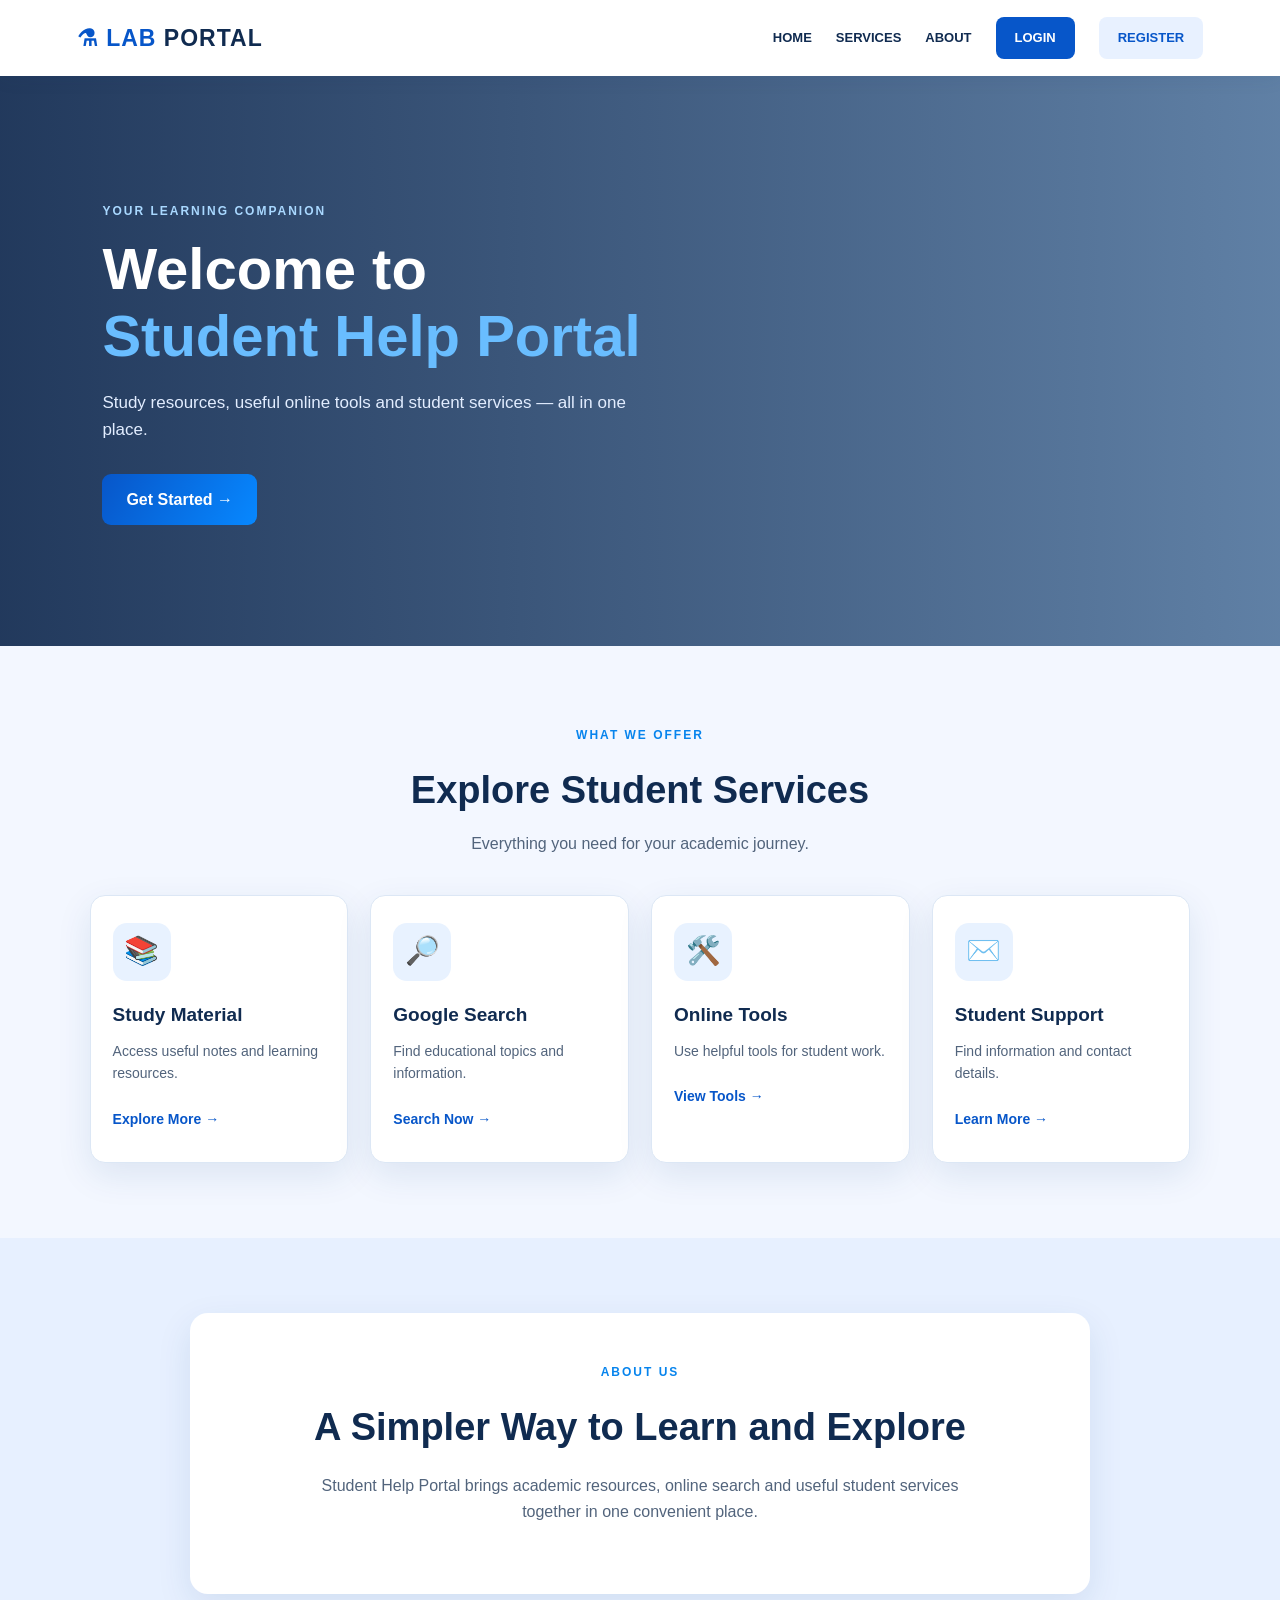
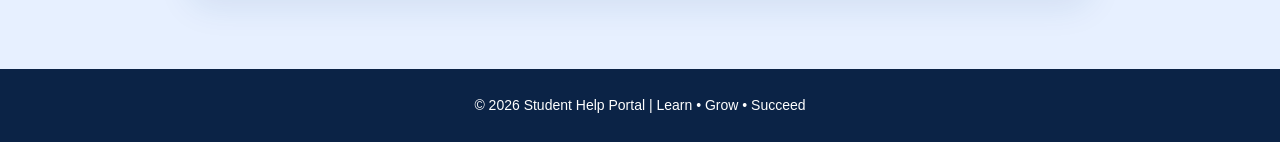
<file: index.html>
<!DOCTYPE html>
<html lang="en">
<head>
<meta charset="UTF-8">
<meta name="viewport" content="width=device-width, initial-scale=1.0">
<title>Student Help Portal</title>
<link rel="stylesheet" href="style.css">
</head>
<body>

<header class="site-header">
  <a class="brand" href="index.html">⚗ LAB <span>PORTAL</span></a>

  <nav>
    <a href="#home">HOME</a>
    <a href="#services">SERVICES</a>
    <a href="#about">ABOUT</a>
    <a class="nav-btn" href="login.html">LOGIN</a>
    <a class="nav-btn nav-btn-light" href="register.html">REGISTER</a>
  </nav>
</header>

<main>
<section class="landing-hero" id="home">
  <div class="hero-copy">
    <span class="eyebrow">YOUR LEARNING COMPANION</span>

    <h1>
      Welcome to<br>
      <span>Student Help Portal</span>
    </h1>

    <p>
      Study resources, useful online tools and student
      services — all in one place.
    </p>

    <a class="btn" href="register.html">Get Started →</a>
  </div>
</section>

<section class="page-section" id="services">

  <div class="section-heading">
    <span class="eyebrow">WHAT WE OFFER</span>
    <h2>Explore Student Services</h2>
    <p>Everything you need for your academic journey.</p>
  </div>

  <div class="service-grid">

    <article class="service-card">
      <div class="service-icon">📚</div>
      <h3>Study Material</h3>
      <p>Access useful notes and learning resources.</p>
      <a href="login.html">Explore More →</a>
    </article>

    <article class="service-card">
      <div class="service-icon">🔎</div>
      <h3>Google Search</h3>
      <p>Find educational topics and information.</p>
      <a href="login.html">Search Now →</a>
    </article>

    <article class="service-card">
      <div class="service-icon">🛠️</div>
      <h3>Online Tools</h3>
      <p>Use helpful tools for student work.</p>
      <a href="login.html">View Tools →</a>
    </article>

    <article class="service-card">
      <div class="service-icon">✉️</div>
      <h3>Student Support</h3>
      <p>Find information and contact details.</p>
      <a href="#about">Learn More →</a>
    </article>

  </div>
</section>

<section class="page-section about-section" id="about">
  <div class="about-panel">
    <span class="eyebrow">ABOUT US</span>
    <h2>A Simpler Way to Learn and Explore</h2>
    <p>
      Student Help Portal brings academic resources,
      online search and useful student services together
      in one convenient place.
    </p>
  </div>
</section>
</main>

<footer>
  © 2026 Student Help Portal | Learn • Grow • Succeed
</footer>

<script src="script.js"></script>
</body>
</html>
</file>
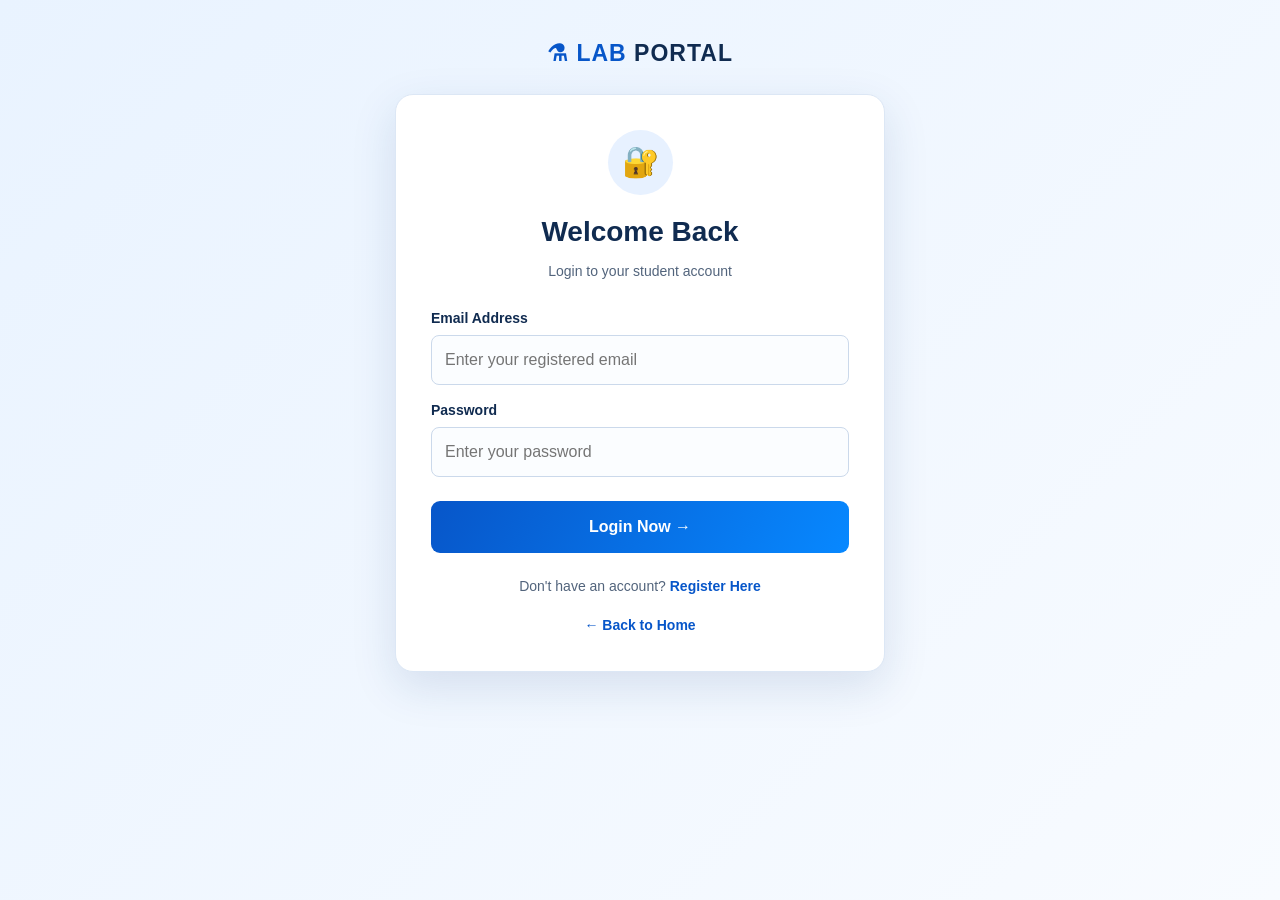
<file: dashboard.html>
<!DOCTYPE html>
<html lang="en">
<head>
<meta charset="UTF-8">
<meta name="viewport" content="width=device-width, initial-scale=1.0">
<title>Student Dashboard | Student Help Portal</title>
<link rel="stylesheet" href="style.css">
</head>
<body class="dashboard-page">

<header class="site-header">
  <a class="brand" href="index.html">⚗ LAB <span>PORTAL</span></a>
  <nav>
    <a href="#dashboard">HOME</a>
    <a href="#study">STUDY</a>
    <a href="#search">SEARCH</a>
    <a href="#tools">TOOLS</a>
    <button class="nav-btn" id="themeToggle" type="button">🌙 Theme</button>
    <button class="nav-btn nav-btn-light" id="logoutBtn" type="button">Logout</button>
  </nav>
</header>

<main>
<section class="dashboard-hero" id="dashboard">
  <div class="dashboard-hero-content">
    <span class="eyebrow">STUDENT LEARNING SPACE</span>
    <h1>Welcome, <span id="studentName">Student</span>!</h1>
    <p>Your learning journey starts here. Explore resources, tools and student services.</p>
    <a href="#study" class="btn">Explore Services →</a>
  </div>
</section>

<section class="page-section">
  <div class="section-heading">
    <span class="eyebrow">YOUR STUDENT SPACE</span>
    <h2>Explore More</h2>
    <p>Choose a service to continue.</p>
  </div>

  <div class="service-grid">

    <article class="service-card" id="study">
      <div class="service-icon">📚</div>
      <h3>Study Material</h3>
      <p>Explore notes and educational resources.</p>
      <a href="https://www.google.com/search?q=BCA+study+material" target="_blank" rel="noopener">Explore More →</a>
    </article>

    <article class="service-card" id="search">
      <div class="service-icon">🔎</div>
      <h3>Google Search</h3>
      <p>Search for topics, information and tutorials.</p>
      <form id="googleSearchForm" class="search-form">
        <input type="search" id="googleQuery" placeholder="What do you want to search?" required>
        <button type="submit" class="btn">Search</button>
      </form>
    </article>

    <article class="service-card" id="tools">
      <div class="service-icon">🛠️</div>
      <h3>Online Tools</h3>
      <p>Use useful online student tools.</p>
      <a href="https://www.calculator.net/" target="_blank" rel="noopener">Open Calculator →</a>
      <a href="https://www.ilovepdf.com/" target="_blank" rel="noopener">PDF Tools →</a>
    </article>

    <article class="service-card" id="profile">
      <div class="service-icon">👤</div>
      <h3>My Profile</h3>
      <p>View and update your student details.</p>
      <button type="button" class="btn" id="profileToggle">View Profile →</button>
    </article>

  </div>
</section>

<section class="page-section profile-section" id="profileDetails" hidden>
  <div class="auth-card profile-card">
    <h2>My Student Profile</h2>
    <form id="profileForm">
      <label for="profileName">Full Name</label>
      <input id="profileName" type="text" required>

      <label for="profileMobile">Mobile Number</label>
      <input id="profileMobile" type="tel" pattern="[0-9]{10}" required>

      <label for="profileCollege">College Name</label>
      <input id="profileCollege" type="text" required>

      <label for="profileSemester">Semester</label>
      <select id="profileSemester" required>
        <option value="">Select Semester</option>
        <option>1st Semester</option>
        <option>2nd Semester</option>
        <option>3rd Semester</option>
        <option>4th Semester</option>
        <option>5th Semester</option>
        <option>6th Semester</option>
      </select>

      <button type="submit" class="btn">Save Profile</button>
    </form>
  </div>
</section>

<section class="page-section about-section" id="about">
  <div class="about-panel">
    <span class="eyebrow">STUDENT HELP PORTAL</span>
    <h2>Learn. Explore. Grow.</h2>
    <p>A simple platform for student resources and useful online services.</p>
    <a href="index.html" class="btn">Back to Home</a>
  </div>
</section>
</main>

<footer>© 2026 Student Help Portal</footer>

<script src="script.js"></script>
</body>
</html>
</file>
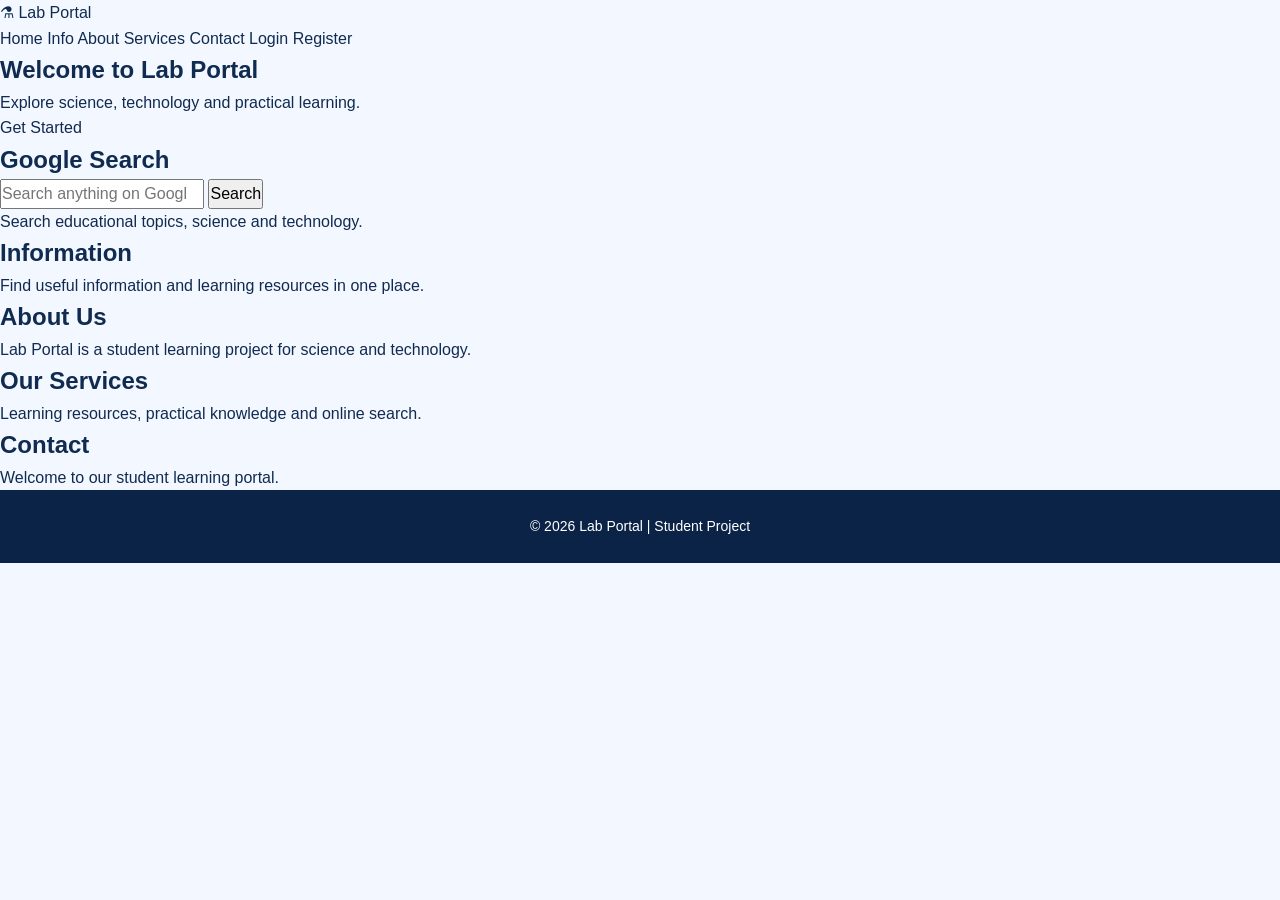
<file: index .html>
<!DOCTYPE html>
<html lang="en">
<head>
  <meta charset="UTF-8">
  <meta name="viewport" content="width=device-width, initial-scale=1.0">
  <title>Lab Portal | Home</title>
  <link rel="stylesheet" href="style.css">
</head>
<body>

  <header class="navbar">
    <div class="logo">⚗ Lab Portal</div>
    <nav>
      <a href="index.html">Home</a>
      <a href="#info">Info</a>
      <a href="#about">About</a>
      <a href="#services">Services</a>
      <a href="#contact">Contact</a>
      <a href="login.html">Login</a>
      <a href="register.html">Register</a>
    </nav>
  </header>

  <main class="hero">
    <section class="welcome">
      <h1>Welcome to Lab Portal</h1>
      <p>Explore science, technology and practical learning.</p>
      <a class="primary-btn" href="register.html">Get Started</a>
    </section>

    <section class="search-card">
      <h2>Google Search</h2>
      <form action="https://www.google.com/search" method="GET" target="_blank">
        <input type="search" name="q" placeholder="Search anything on Google..." required>
        <button type="submit">Search</button>
      </form>
      <p>Search educational topics, science and technology.</p>
    </section>
  </main>

  <section class="content" id="info">
    <h2>Information</h2>
    <p>Find useful information and learning resources in one place.</p>
  </section>

  <section class="content" id="about">
    <h2>About Us</h2>
    <p>Lab Portal is a student learning project for science and technology.</p>
  </section>

  <section class="content" id="services">
    <h2>Our Services</h2>
    <p>Learning resources, practical knowledge and online search.</p>
  </section>

  <section class="content" id="contact">
    <h2>Contact</h2>
    <p>Welcome to our student learning portal.</p>
  </section>

  <footer>
    © 2026 Lab Portal | Student Project
  </footer>

</body>
</html>
</file>
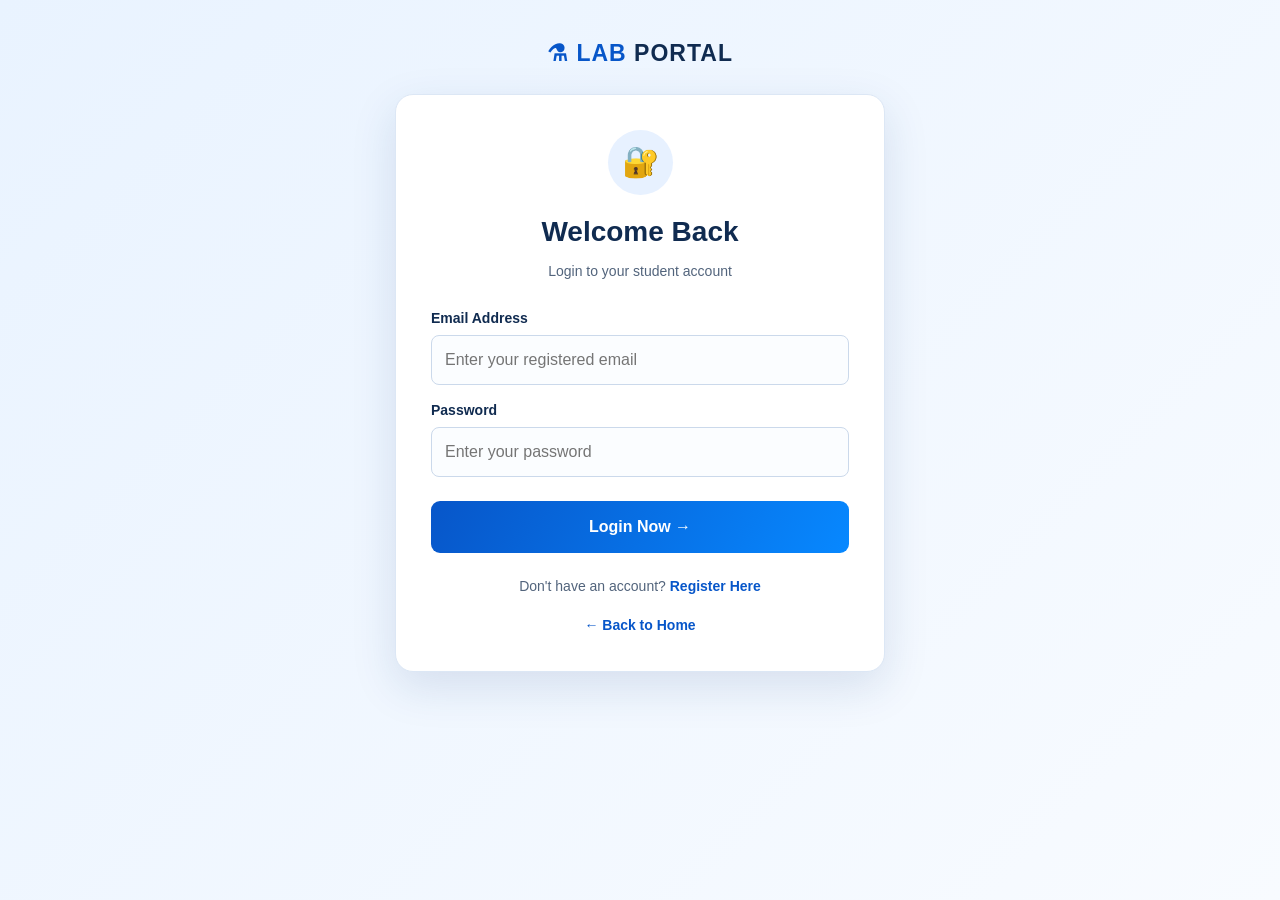
<file: login.html>
<!DOCTYPE html>
<html lang="en">
<head>
<meta charset="UTF-8">
<meta name="viewport" content="width=device-width, initial-scale=1.0">
<title>Student Login | Student Help Portal</title>
<link rel="stylesheet" href="style.css">
</head>
<body class="auth-page">

<div class="auth-container">
  <a class="brand auth-brand" href="index.html">⚗ LAB <span>PORTAL</span></a>

  <div class="auth-card">
    <div class="auth-icon">🔐</div>
    <h1>Welcome Back</h1>
    <p class="auth-subtitle">Login to your student account</p>

    <form id="loginForm">
      <label for="email">Email Address</label>
      <input type="email" id="email" placeholder="Enter your registered email" required>

      <label for="password">Password</label>
      <input type="password" id="password" placeholder="Enter your password" required>

      <button type="submit" class="btn auth-submit">Login Now →</button>
    </form>

    <p class="auth-switch">
      Don't have an account?
      <a href="register.html">Register Here</a>
    </p>
    <a class="back-link" href="index.html">← Back to Home</a>
  </div>
</div>

<script src="script.js"></script>
</body>
</html>
</file>
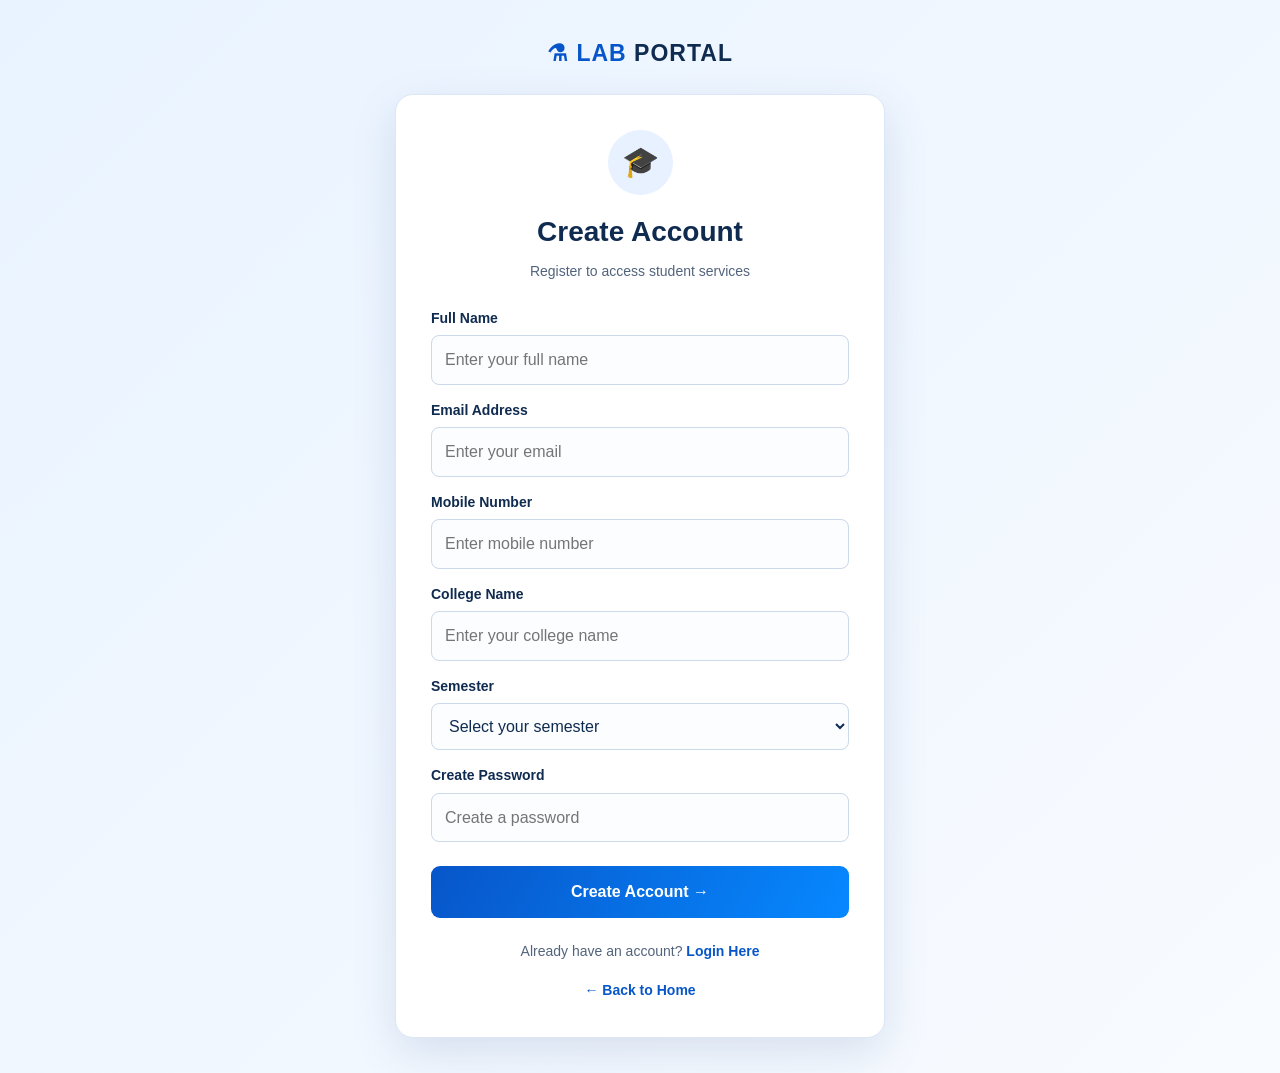
<file: register.html>
<!DOCTYPE html>
<html lang="en">
<head>
<meta charset="UTF-8">
<meta name="viewport" content="width=device-width, initial-scale=1.0">
<title>Student Registration | Student Help Portal</title>
<link rel="stylesheet" href="style.css">
</head>
<body class="auth-page">

<div class="auth-container">
  <a class="brand auth-brand" href="index.html">⚗ LAB <span>PORTAL</span></a>

  <div class="auth-card">
    <div class="auth-icon">🎓</div>
    <h1>Create Account</h1>
    <p class="auth-subtitle">Register to access student services</p>

    <form id="registerForm">
      <label for="name">Full Name</label>
      <input type="text" id="name" placeholder="Enter your full name" required>

      <label for="email">Email Address</label>
      <input type="email" id="email" placeholder="Enter your email" required>

      <label for="mobile">Mobile Number</label>
      <input type="tel" id="mobile" placeholder="Enter mobile number" pattern="[0-9]{10}" required>

      <label for="college">College Name</label>
      <input type="text" id="college" placeholder="Enter your college name" required>

      <label for="semester">Semester</label>
      <select id="semester" required>
        <option value="">Select your semester</option>
        <option>1st Semester</option>
        <option>2nd Semester</option>
        <option>3rd Semester</option>
        <option>4th Semester</option>
        <option>5th Semester</option>
        <option>6th Semester</option>
      </select>

      <label for="password">Create Password</label>
      <input type="password" id="password" placeholder="Create a password" minlength="6" required>

      <button type="submit" class="btn auth-submit">Create Account →</button>
    </form>

    <p class="auth-switch">
      Already have an account?
      <a href="login.html">Login Here</a>
    </p>
    <a class="back-link" href="index.html">← Back to Home</a>
  </div>
</div>

<script src="script.js"></script>
</body>
</html>
</file>
<file: style.css>
* {
  margin: 0;
  padding: 0;
  box-sizing: border-box;
}

:root {
  --primary: #0756c9;
  --secondary: #087df5;
  --dark: #102b50;
  --text: #52647c;
  --light: #f3f7ff;
  --white: #ffffff;
  --border: #dce7f5;
  --shadow: 0 12px 35px rgba(20, 65, 125, 0.10);
}

html {
  scroll-behavior: smooth;
}

body {
  font-family: Arial, Helvetica, sans-serif;
  background: var(--light);
  color: var(--dark);
  line-height: 1.6;
}

a {
  text-decoration: none;
  color: inherit;
}

button, input, select {
  font: inherit;
}

button, a {
  -webkit-tap-highlight-color: transparent;
}

.site-header {
  min-height: 76px;
  padding: 14px 6%;
  background: var(--white);
  display: flex;
  justify-content: space-between;
  align-items: center;
  gap: 20px;
  flex-wrap: wrap;
  box-shadow: 0 3px 18px rgba(15, 50, 100, 0.07);
  position: sticky;
  top: 0;
  z-index: 100;
}

.brand {
  font-size: 23px;
  font-weight: 900;
  color: var(--primary);
  letter-spacing: 1px;
}

.brand span {
  color: var(--dark);
}

.site-header nav {
  display: flex;
  align-items: center;
  justify-content: center;
  gap: 24px;
  flex-wrap: wrap;
}

.site-header nav a {
  color: var(--dark);
  font-size: 13px;
  font-weight: 700;
  transition: 0.2s;
}

.site-header nav a:hover {
  color: var(--secondary);
}

.nav-btn {
  border: 0;
  border-radius: 8px;
  padding: 11px 19px;
  background: var(--primary);
  color: white !important;
  font-weight: 700;
  cursor: pointer;
}

.nav-btn-light {
  background: #e8f1ff;
  color: var(--primary) !important;
}

.btn {
  display: inline-block;
  border: none;
  border-radius: 9px;
  padding: 13px 24px;
  background: linear-gradient(120deg, #0756c9, #0788ff);
  color: white;
  font-weight: 700;
  cursor: pointer;
  transition: 0.25s;
  text-align: center;
}

.btn:hover {
  transform: translateY(-3px);
  box-shadow: 0 9px 22px rgba(7, 86, 201, 0.22);
}

.landing-hero,
.dashboard-hero {
  min-height: 570px;
  padding: 90px 8%;
  display: flex;
  align-items: center;
  background:
    linear-gradient(90deg, rgba(5, 31, 70, .88), rgba(5, 55, 110, .62)),
    url("https://images.unsplash.com/photo-1581093458791-9d42e3c4bcb4?auto=format&fit=crop&w=1800&q=85")
    center/cover no-repeat;
  color: white;
}

.hero-copy,
.dashboard-hero-content {
  max-width: 680px;
}

.eyebrow {
  display: inline-block;
  color: #0784ed;
  font-size: 12px;
  font-weight: 800;
  letter-spacing: 2px;
  margin-bottom: 15px;
}

.landing-hero .eyebrow,
.dashboard-hero .eyebrow {
  color: #a9d8ff;
}

.landing-hero h1,
.dashboard-hero h1 {
  font-size: clamp(35px, 5vw, 58px);
  line-height: 1.15;
  margin-bottom: 20px;
}

.landing-hero h1 span,
.dashboard-hero h1 span {
  color: #69bdff;
}

.landing-hero p,
.dashboard-hero p {
  max-width: 570px;
  font-size: 17px;
  color: #e2edff;
  margin-bottom: 30px;
}

.page-section {
  padding: 75px 7%;
}

.section-heading {
  text-align: center;
  margin-bottom: 38px;
}

.section-heading h2,
.about-panel h2 {
  font-size: clamp(27px, 4vw, 38px);
  margin-bottom: 10px;
  color: var(--dark);
}

.section-heading p {
  color: var(--text);
}

.service-grid {
  display: grid;
  grid-template-columns: repeat(4, minmax(0, 1fr));
  gap: 22px;
}

.service-card {
  background: var(--white);
  border: 1px solid var(--border);
  border-radius: 15px;
  padding: 27px 22px;
  box-shadow: var(--shadow);
  transition: 0.25s;
}

.service-card:hover {
  transform: translateY(-6px);
  border-color: #8bbcff;
  box-shadow: 0 16px 35px rgba(20, 65, 125, 0.15);
}

.service-icon {
  width: 58px;
  height: 58px;
  display: grid;
  place-items: center;
  background: #e8f2ff;
  border-radius: 14px;
  font-size: 28px;
  margin-bottom: 19px;
}

.service-card h3 {
  font-size: 19px;
  margin-bottom: 10px;
}

.service-card p {
  color: var(--text);
  font-size: 14px;
  margin-bottom: 18px;
}

.service-card > a {
  display: inline-block;
  color: var(--primary);
  font-size: 14px;
  font-weight: 800;
  margin: 5px 12px 5px 0;
}

.service-card > a:hover {
  color: var(--secondary);
}

.about-section {
  background: #e7f0ff;
}

.about-panel {
  max-width: 900px;
  margin: auto;
  padding: 45px;
  background: white;
  border-radius: 18px;
  text-align: center;
  box-shadow: var(--shadow);
}

.about-panel p {
  max-width: 680px;
  margin: 15px auto 25px;
  color: var(--text);
}

footer {
  padding: 25px;
  background: #0b2346;
  color: white;
  text-align: center;
  font-size: 14px;
}

/* Registration and Login */

.auth-page {
  min-height: 100vh;
  padding: 35px 15px;
  background:
    linear-gradient(135deg, #e9f3ff, #f8fbff);
}

.auth-container {
  width: 100%;
  max-width: 490px;
  margin: 0 auto;
}

.auth-brand {
  display: block;
  text-align: center;
  margin-bottom: 22px;
}

.auth-card {
  background: white;
  padding: 35px;
  border-radius: 18px;
  box-shadow: 0 15px 45px rgba(20, 65, 125, 0.13);
  border: 1px solid var(--border);
}

.auth-card h1,
.auth-card h2 {
  text-align: center;
  font-size: 28px;
  margin-bottom: 5px;
}

.auth-icon {
  width: 65px;
  height: 65px;
  display: grid;
  place-items: center;
  margin: 0 auto 15px;
  background: #e7f1ff;
  border-radius: 50%;
  font-size: 30px;
}

.auth-subtitle {
  text-align: center;
  color: var(--text);
  margin-bottom: 25px;
  font-size: 14px;
}

.auth-card form label {
  display: block;
  color: var(--dark);
  font-size: 14px;
  font-weight: 700;
  margin: 14px 0 6px;
}

.auth-card input,
.auth-card select,
.search-form input {
  width: 100%;
  min-height: 47px;
  border: 1px solid #cbd9eb;
  border-radius: 8px;
  padding: 11px 13px;
  background: #fbfdff;
  color: var(--dark);
  outline: none;
}

.auth-card input:focus,
.auth-card select:focus,
.search-form input:focus {
  border-color: var(--secondary);
  box-shadow: 0 0 0 3px rgba(8, 125, 245, 0.10);
}

.auth-submit {
  width: 100%;
  margin-top: 24px;
}

.auth-switch {
  text-align: center;
  margin-top: 22px;
  font-size: 14px;
  color: var(--text);
}

.auth-switch a,
.back-link {
  color: var(--primary);
  font-weight: 800;
}

.back-link {
  display: block;
  text-align: center;
  margin-top: 17px;
  font-size: 14px;
}

/* Dashboard */

.dashboard-hero {
  min-height: 440px;
  background:
    linear-gradient(90deg, rgba(5, 31, 70, .88), rgba(5, 55, 110, .65)),
    url("https://images.unsplash.com/photo-1581093458791-9d42e3c4bcb4?auto=format&fit=crop&w=1800&q=85")
    center/cover no-repeat;
}

.search-form {
  display: flex;
  flex-direction: column;
  gap: 10px;
}

.search-form .btn {
  align-self: flex-start;
}

.profile-section[hidden] {
  display: none;
}

.profile-card {
  max-width: 600px;
  margin: auto;
}

.profile-card h2 {
  margin-bottom: 20px;
}

body.dark-mode {
  --light: #101c30;
  --white: #192b45;
  --dark: #edf4ff;
  --text: #c0cce0;
  --border: #304563;
  --shadow: 0 12px 35px rgba(0, 0, 0, 0.20);
  background: var(--light);
  color: var(--dark);
}

.dark-mode .site-header,
.dark-mode .service-card,
.dark-mode .auth-card,
.dark-mode .about-panel {
  background: var(--white);
  color: var(--dark);
}

.dark-mode .site-header nav a,
.dark-mode .service-card h3,
.dark-mode .section-heading h2,
.dark-mode .about-panel h2 {
  color: var(--dark);
}

.dark-mode .auth-card input,
.dark-mode .auth-card select,
.dark-mode .search-form input {
  background: #10213a;
  color: white;
  border-color: #405778;
}

.dark-mode .about-section {
  background: #142641;
}

@media (max-width: 950px) {
  .service-grid {
    grid-template-columns: repeat(2, minmax(0, 1fr));
  }

  .site-header {
    justify-content: center;
  }

  .site-header nav {
    gap: 15px;
  }
}

@media (max-width: 600px) {
  .site-header {
    padding: 15px;
  }

  .site-header nav {
    gap: 12px;
  }

  .site-header nav a {
    font-size: 11px;
  }

  .nav-btn {
    padding: 9px 12px;
    font-size: 12px;
  }

  .landing-hero,
  .dashboard-hero {
    min-height: 450px;
    padding: 65px 25px;
  }

  .landing-hero p,
  .dashboard-hero p {
    font-size: 15px;
  }

  .page-section {
    padding: 55px 18px;
  }

  .service-grid {
    grid-template-columns: 1fr;
  }

  .auth-card {
    padding: 25px 20px;
  }

  .about-panel {
    padding: 30px 20px;
  }
    }
</file>
